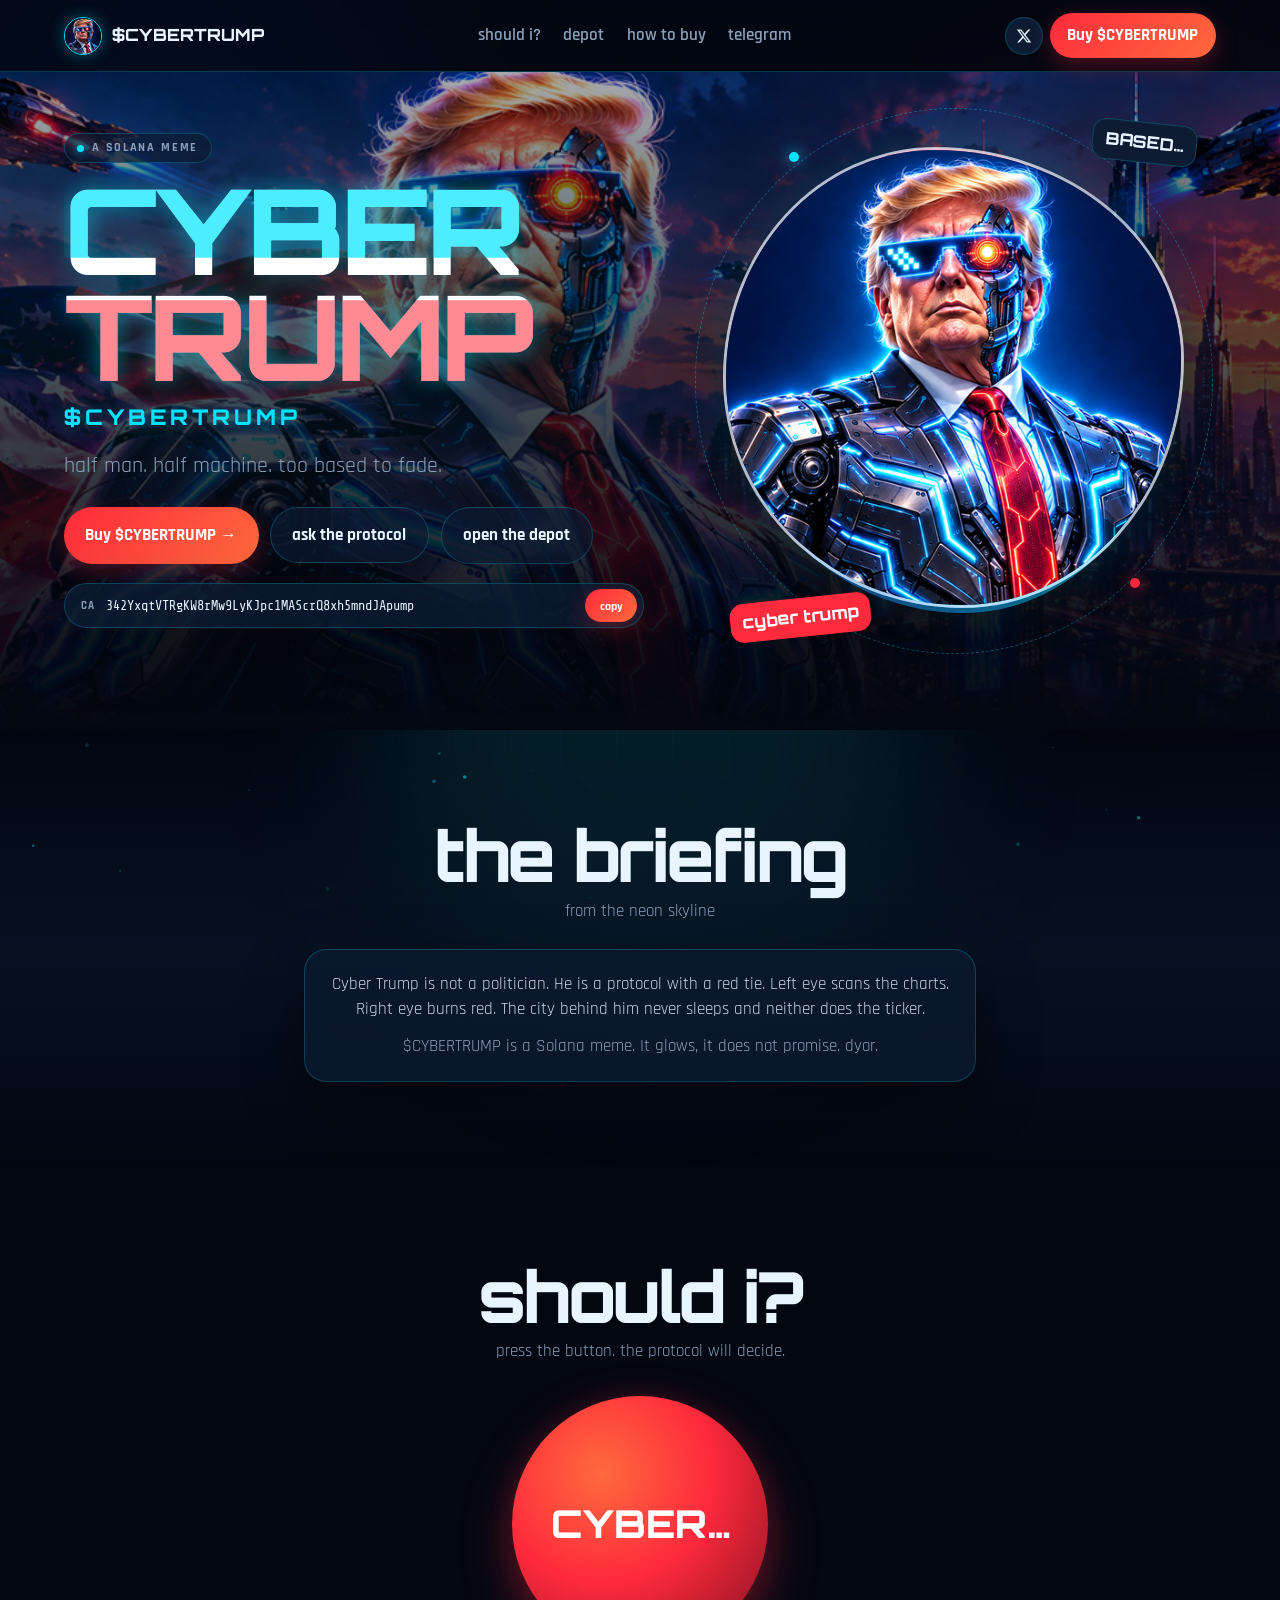
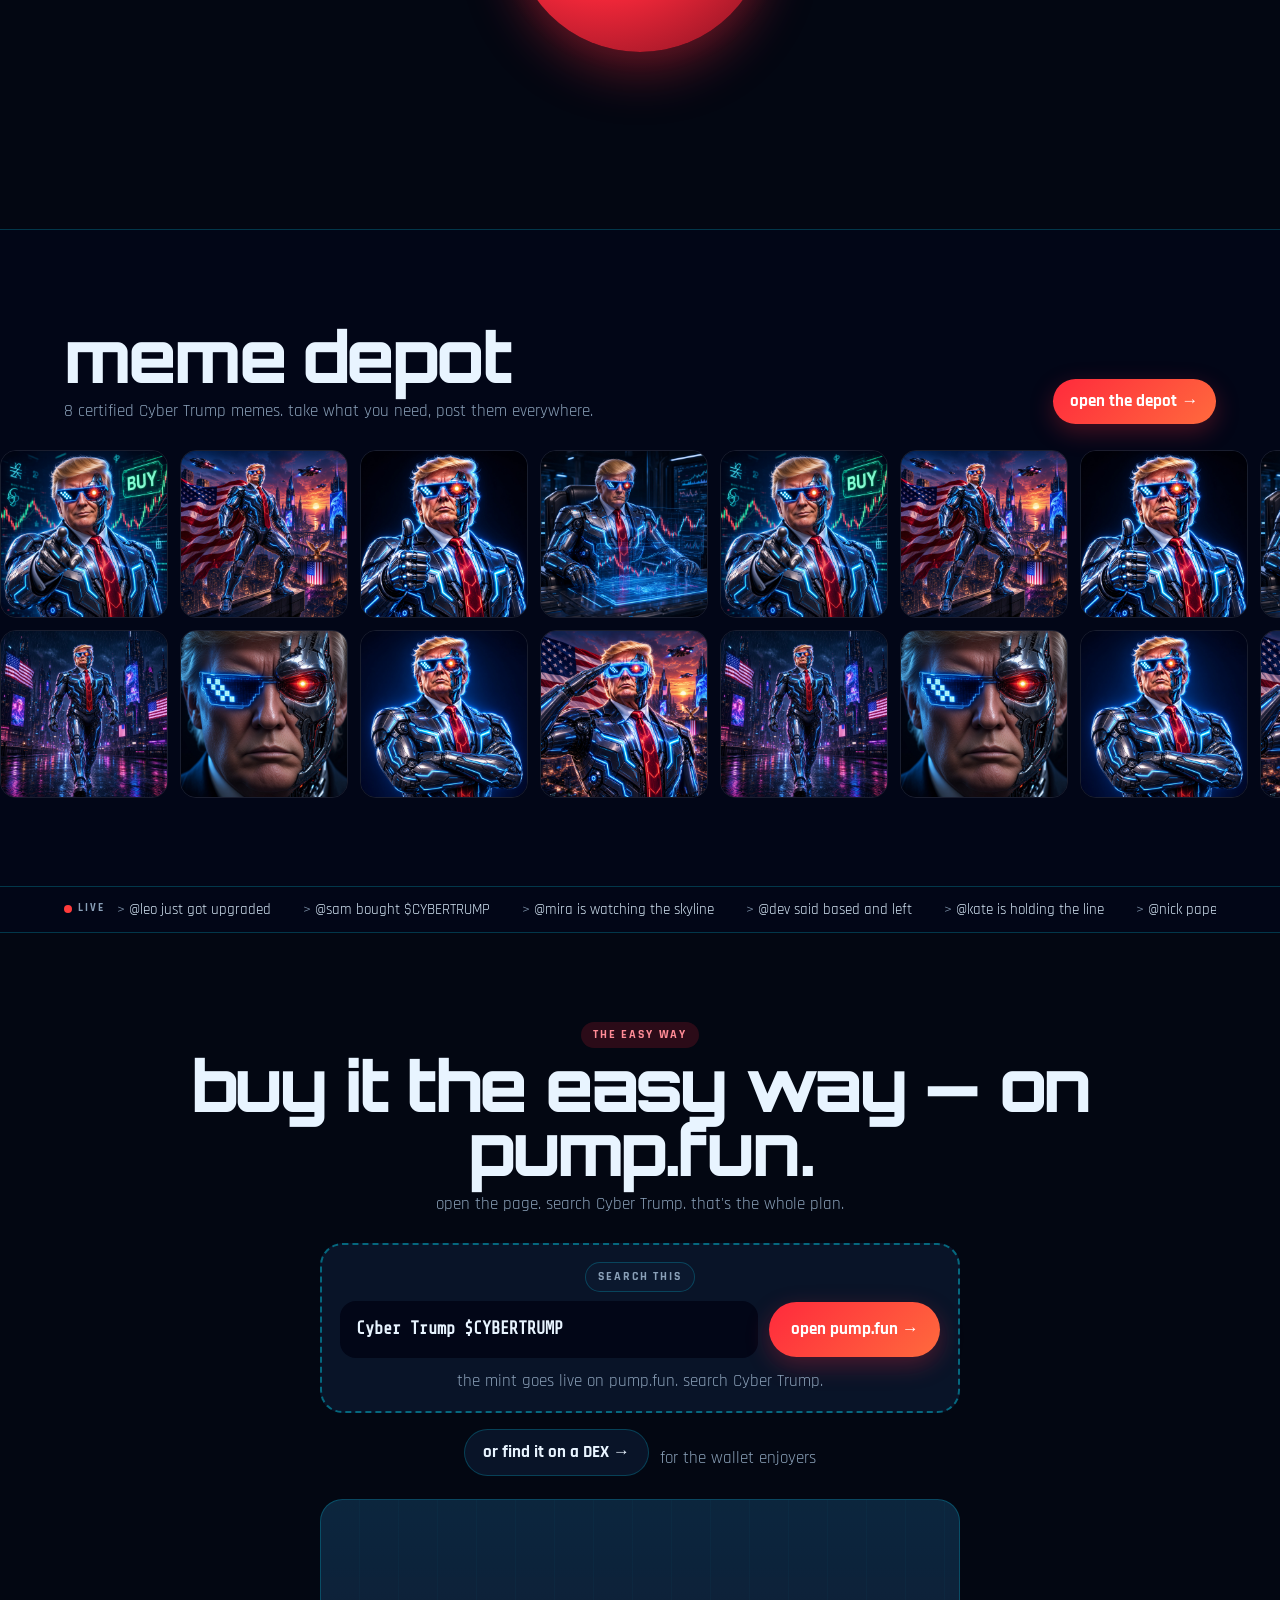
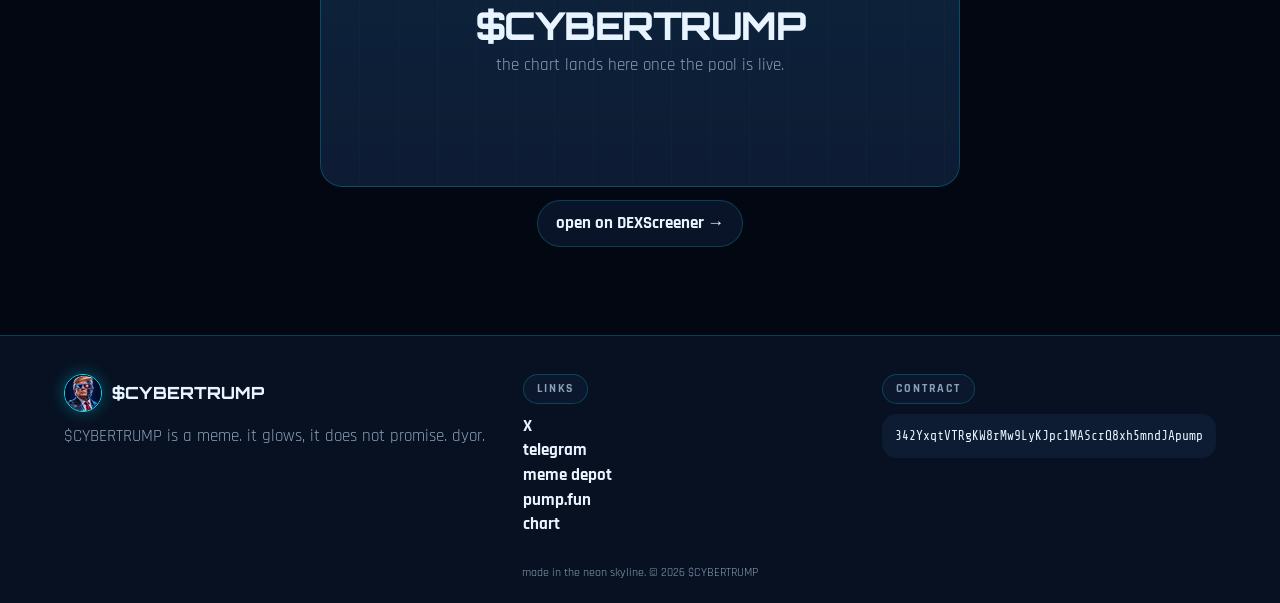
<file: index.html>
<!DOCTYPE html>
<html lang="en">
<head>
  <meta charset="utf-8" />
  <meta name="viewport" content="width=device-width, initial-scale=1" />
  <title>$CYBERTRUMP — Cyber Trump</title>
  <meta name="description" content="Cyber Trump ($CYBERTRUMP) is a Solana meme. Half man. Half machine. Too based to fade." />
  <meta property="og:title" content="$CYBERTRUMP — Cyber Trump" />
  <meta property="og:description" content="Cyber Trump ($CYBERTRUMP) is a Solana meme. Half man. Half machine. Too based to fade." />
  <meta property="og:type" content="website" />
  <meta property="og:image" content="assets/cyber/banner.png" />
  <meta name="twitter:card" content="summary_large_image" />
  <meta name="twitter:title" content="$CYBERTRUMP — Cyber Trump" />
  <meta name="twitter:description" content="Cyber Trump ($CYBERTRUMP) is a Solana meme. Half man. Half machine. Too based to fade." />
  <meta name="twitter:image" content="assets/cyber/banner.png" />
  <link rel="icon" href="assets/cyber/emblem.jpg" />
  <link rel="preload" as="image" href="assets/cyber/logo.png" />
  <link rel="preload" as="image" href="assets/cyber/banner.png" />
  <link rel="preconnect" href="https://fonts.googleapis.com" />
  <link rel="preconnect" href="https://fonts.gstatic.com" crossorigin />
  <link href="https://fonts.googleapis.com/css2?family=Orbitron:wght@700;800;900&family=Rajdhani:wght@500;600;700&family=Share+Tech+Mono&display=swap" rel="stylesheet" />
  <link rel="stylesheet" href="assets/cyber/site.css" />
</head>
<body>
  <div class="fx-root" aria-hidden="true">
    <div class="fx-glow a"></div>
    <div class="fx-glow b"></div>
    <div class="fx-glow c"></div>
    <div class="fx-grid"></div>
    <canvas id="particles"></canvas>
    <div class="scanlines"></div>
  </div>

  <div class="page">
    <nav class="nav">
      <div class="wrap nav-inner">
        <a href="#top" class="brand">
          <span class="brand-mark"><img src="assets/cyber/emblem.jpg" alt="Cyber Trump emblem" /></span>
          <span class="brand-name">$CYBERTRUMP</span>
        </a>
        <div class="nav-links">
          <a href="#protocol">should i?</a>
          <a href="depot.html">depot</a>
          <a href="#buy">how to buy</a>
          <a href="https://t.me/cybertrump_tg" target="_blank" rel="noreferrer noopener">telegram</a>
        </div>
        <div class="nav-actions">
          <a class="icon-btn" href=" https://x.com/cybertrump_x " target="_blank" rel="noreferrer noopener" aria-label="X / Twitter">
            <svg width="16" height="16" viewBox="0 0 24 24" fill="currentColor" aria-hidden="true"><path d="M18.244 2.25h3.308l-7.227 8.26 8.502 11.24H16.17l-5.214-6.817L4.99 21.75H1.68l7.73-8.835L1.254 2.25H8.08l4.713 6.231zm-1.161 17.52h1.833L7.084 4.126H5.117z"></path></svg>
          </a>
          <a class="btn btn-primary" href="https://pump.fun" target="_blank" rel="noreferrer noopener"><span class="buy-short">Buy</span><span class="buy-full">Buy $CYBERTRUMP</span></a>
          <button class="icon-btn menu-btn" type="button" data-menu aria-label="Open menu">☰</button>
        </div>
      </div>
      <div class="wrap mobile-menu" data-mobile>
        <a href="#protocol">should i?</a>
        <a href="depot.html">depot</a>
        <a href="#buy">how to buy</a>
        <a href="https://t.me/cybertrump_tg" target="_blank" rel="noreferrer noopener">telegram</a>
      </div>
    </nav>

    <section class="hero" id="top">
      <div class="hero-banner">
        <img src="assets/cyber/banner.png" alt="Cyber Trump overlooking a neon American megacity" />
      </div>
      <div class="wrap hero-grid">
        <div>
          <span class="chip reveal"><span class="chip-dot"></span>a solana meme</span>
          <h1 class="display glitch reveal d1" data-text="CYBER TRUMP">CYBER TRUMP</h1>
          <p class="ticker-line reveal d1">$CYBERTRUMP</p>
          <p class="hero-lead reveal d2">half man. half machine. too based to fade.</p>
          <div class="hero-cta reveal d3">
            <a class="btn btn-primary btn-lg" href="https://pump.fun" target="_blank" rel="noreferrer noopener">Buy $CYBERTRUMP →</a>
            <a class="btn btn-ghost btn-lg" href="#protocol">ask the protocol</a>
            <a class="btn btn-ghost btn-lg" href="depot.html">open the depot</a>
          </div>
          <div class="ca-row reveal d3">
            <span class="label">CA</span>
            <code>342YxqtVTRgKW8rMw9LyKJpc1MAScrQ8xh5mndJApump</code>
            <button class="btn btn-primary" type="button" data-copy="342YxqtVTRgKW8rMw9LyKJpc1MAScrQ8xh5mndJApump">copy</button>
          </div>
        </div>
        <div class="hero-visual reveal d2">
          <div class="orbit" aria-hidden="true"></div>
          <div class="ring" aria-hidden="true"></div>
          <div class="portrait">
            <img src="assets/cyber/logo.png" alt="Cyber Trump, the $CYBERTRUMP mascot" />
          </div>
          <div class="float-tag a">BASED…</div>
          <div class="float-tag b">cyber trump</div>
        </div>
      </div>
    </section>

    <section class="section briefing" id="briefing">
      <div class="wrap center">
        <h2 class="display">the briefing</h2>
        <p class="sub">from the neon skyline</p>
        <div class="brief-card">
          <p>Cyber Trump is not a politician. He is a protocol with a red tie. Left eye scans the charts. Right eye burns red. The city behind him never sleeps and neither does the ticker.</p>
          <p>$CYBERTRUMP is a Solana meme. It glows, it does not promise. dyor.</p>
        </div>
      </div>
    </section>

    <section class="section" id="protocol">
      <div class="wrap center">
        <h2 class="display">should i?</h2>
        <p class="sub">press the button. the protocol will decide.</p>
        <div class="orb-wrap">
          <button class="orb" type="button" data-orb>CYBER…</button>
        </div>
        <div class="answer" data-answer></div>
      </div>
    </section>

    <section class="depot section" id="depot">
      <div class="wrap depot-head">
        <div>
          <h2 class="display">meme depot</h2>
          <p class="sub">8 certified Cyber Trump memes. take what you need, post them everywhere.</p>
        </div>
        <a class="btn btn-primary" href="depot.html">open the depot →</a>
      </div>
      <div class="marquee">
        <div class="track">
          <button class="meme" data-meme="assets/cyber/meme-01.jpg"><img src="assets/cyber/meme-01.jpg" alt="Cyber Trump meme" /></button>
          <button class="meme" data-meme="assets/cyber/meme-02.jpg"><img src="assets/cyber/meme-02.jpg" alt="Cyber Trump meme" /></button>
          <button class="meme" data-meme="assets/cyber/meme-03.jpg"><img src="assets/cyber/meme-03.jpg" alt="Cyber Trump meme" /></button>
          <button class="meme" data-meme="assets/cyber/meme-04.jpg"><img src="assets/cyber/meme-04.jpg" alt="Cyber Trump meme" /></button>
          <button class="meme" data-meme="assets/cyber/meme-01.jpg"><img src="assets/cyber/meme-01.jpg" alt="Cyber Trump meme" /></button>
          <button class="meme" data-meme="assets/cyber/meme-02.jpg"><img src="assets/cyber/meme-02.jpg" alt="Cyber Trump meme" /></button>
          <button class="meme" data-meme="assets/cyber/meme-03.jpg"><img src="assets/cyber/meme-03.jpg" alt="Cyber Trump meme" /></button>
          <button class="meme" data-meme="assets/cyber/meme-04.jpg"><img src="assets/cyber/meme-04.jpg" alt="Cyber Trump meme" /></button>
        </div>
        <div class="track reverse">
          <button class="meme" data-meme="assets/cyber/meme-05.jpg"><img src="assets/cyber/meme-05.jpg" alt="Cyber Trump meme" /></button>
          <button class="meme" data-meme="assets/cyber/meme-06.jpg"><img src="assets/cyber/meme-06.jpg" alt="Cyber Trump meme" /></button>
          <button class="meme" data-meme="assets/cyber/meme-07.jpg"><img src="assets/cyber/meme-07.jpg" alt="Cyber Trump meme" /></button>
          <button class="meme" data-meme="assets/cyber/meme-08.jpg"><img src="assets/cyber/meme-08.jpg" alt="Cyber Trump meme" /></button>
          <button class="meme" data-meme="assets/cyber/meme-05.jpg"><img src="assets/cyber/meme-05.jpg" alt="Cyber Trump meme" /></button>
          <button class="meme" data-meme="assets/cyber/meme-06.jpg"><img src="assets/cyber/meme-06.jpg" alt="Cyber Trump meme" /></button>
          <button class="meme" data-meme="assets/cyber/meme-07.jpg"><img src="assets/cyber/meme-07.jpg" alt="Cyber Trump meme" /></button>
          <button class="meme" data-meme="assets/cyber/meme-08.jpg"><img src="assets/cyber/meme-08.jpg" alt="Cyber Trump meme" /></button>
        </div>
      </div>
    </section>

    <section class="live" aria-label="live Cyber Trump feed">
      <div class="wrap live-inner">
        <div class="live-badge"><span class="live-dot"></span>LIVE</div>
        <div class="live-mask"><div class="live-track" data-feed></div></div>
      </div>
    </section>

    <section class="section" id="buy">
      <div class="wrap center">
        <span class="kicker">the easy way</span>
        <h2 class="display">buy it the easy way — on pump.fun.</h2>
        <p class="sub">open the page. search Cyber Trump. that's the whole plan.</p>
        <div class="buy-box">
          <div class="chip">search this</div>
          <div class="search-row">
            <code>Cyber Trump $CYBERTRUMP</code>
            <a class="btn btn-primary btn-lg" href="https://pump.fun" target="_blank" rel="noreferrer">open pump.fun →</a>
          </div>
          <p class="sub">the mint goes live on pump.fun. search Cyber Trump.</p>
        </div>
        <div class="buy-extra">
          <a class="btn btn-ghost" href="https://dexscreener.com/solana" target="_blank" rel="noreferrer noopener">or find it on a DEX →</a>
          <span class="sub">for the wallet enjoyers</span>
        </div>
        <div class="chart-box">
          <div>
            <div class="display" style="font-size:2.4rem">$CYBERTRUMP</div>
            <p class="sub">the chart lands here once the pool is live.</p>
          </div>
        </div>
        <a class="btn btn-ghost" style="margin-top:0.8rem" href="https://dexscreener.com/solana" target="_blank" rel="noreferrer noopener">open on DEXScreener →</a>
      </div>
    </section>

    <footer>
      <div class="wrap foot-grid">
        <div>
          <div class="brand">
            <span class="brand-mark"><img src="assets/cyber/emblem.jpg" alt="Cyber Trump emblem" /></span>
            <span class="brand-name">$CYBERTRUMP</span>
          </div>
          <p class="sub">$CYBERTRUMP is a meme. it glows, it does not promise. dyor.</p>
        </div>
        <div>
          <div class="chip">links</div>
          <ul class="foot-links">
            <li><a href=" https://x.com/cybertrump_x " target="_blank" rel="noreferrer noopener">X</a></li>
            <li><a href="https://t.me/cybertrump_tg" target="_blank" rel="noreferrer noopener">telegram</a></li>
            <li><a href="depot.html">meme depot</a></li>
            <li><a href="https://pump.fun" target="_blank" rel="noreferrer noopener">pump.fun</a></li>
            <li><a href="https://dexscreener.com/solana" target="_blank" rel="noreferrer noopener">chart</a></li>
          </ul>
        </div>
        <div>
          <div class="chip">contract</div>
          <div class="contract-box mono">342YxqtVTRgKW8rMw9LyKJpc1MAScrQ8xh5mndJApump</div>
        </div>
      </div>
      <div class="legal wrap">made in the neon skyline. © 2026 $CYBERTRUMP</div>
    </footer>
  </div>
  <script src="assets/cyber/site.js"></script>
</body>
</html>
</file>
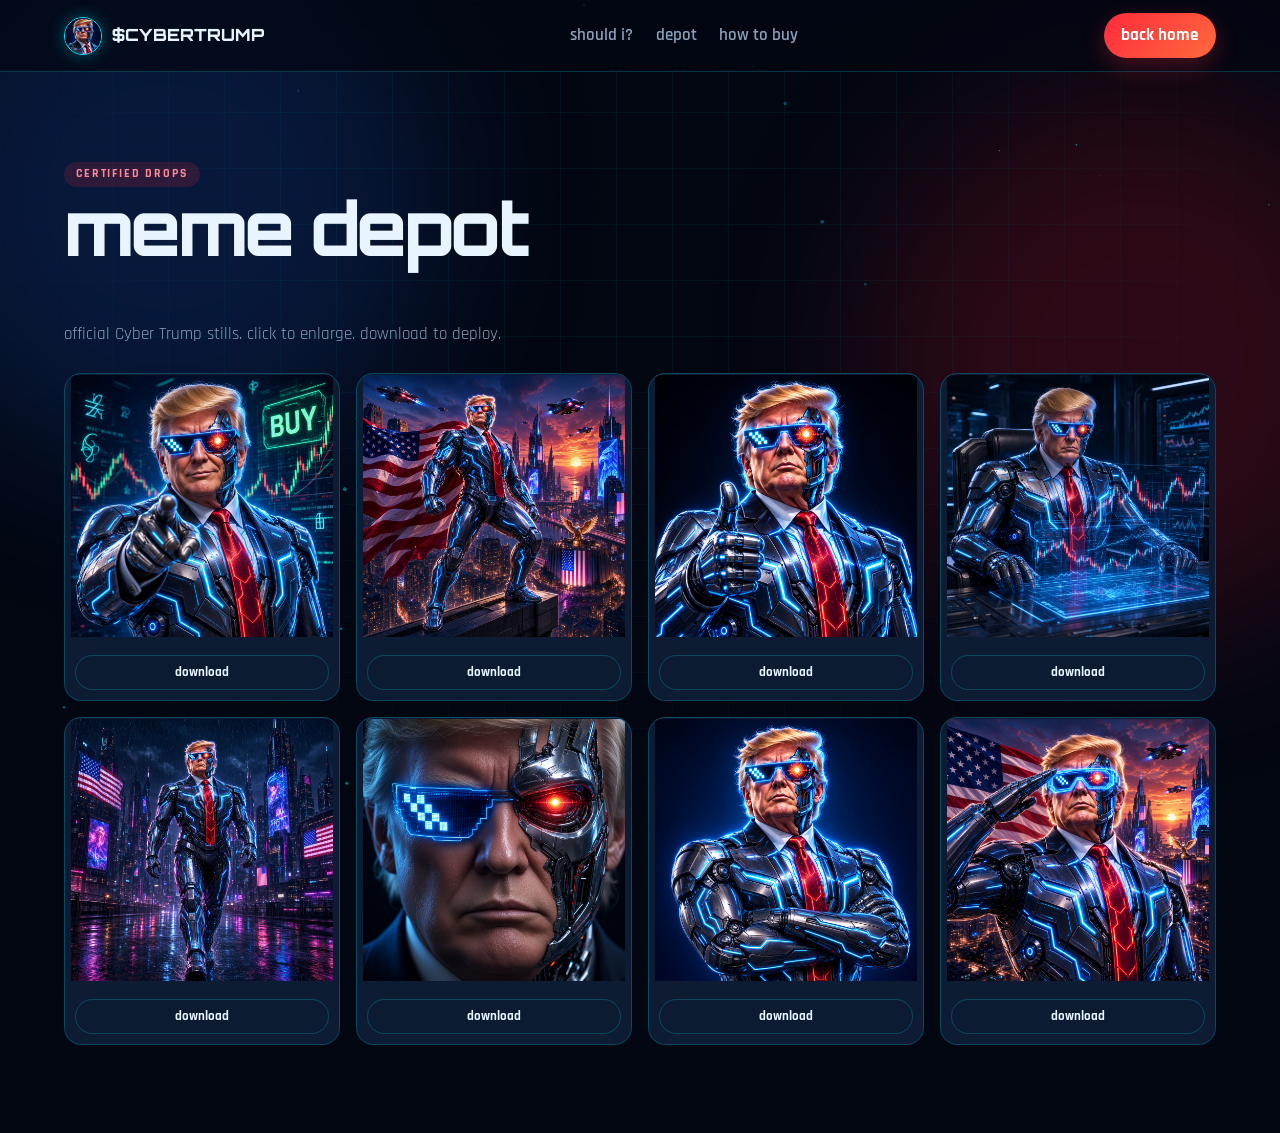
<file: depot.html>
<!DOCTYPE html>
<html lang="en">
<head>
  <meta charset="utf-8" />
  <meta name="viewport" content="width=device-width, initial-scale=1" />
  <title>Meme Depot — $CYBERTRUMP</title>
  <meta name="description" content="Official Cyber Trump memes. Download, post, repeat." />
  <link rel="icon" href="assets/cyber/emblem.jpg" />
  <link rel="preconnect" href="https://fonts.googleapis.com" />
  <link rel="preconnect" href="https://fonts.gstatic.com" crossorigin />
  <link href="https://fonts.googleapis.com/css2?family=Orbitron:wght@700;800;900&family=Rajdhani:wght@500;600;700&family=Share+Tech+Mono&display=swap" rel="stylesheet" />
  <link rel="stylesheet" href="assets/cyber/site.css" />
</head>
<body>
  <div class="fx-root" aria-hidden="true">
    <div class="fx-glow a"></div>
    <div class="fx-glow b"></div>
    <div class="fx-grid"></div>
    <canvas id="particles"></canvas>
    <div class="scanlines"></div>
  </div>
  <div class="page">
    <nav class="nav">
      <div class="wrap nav-inner">
        <a href="index.html#top" class="brand">
          <span class="brand-mark"><img src="assets/cyber/emblem.jpg" alt="Cyber Trump emblem" /></span>
          <span class="brand-name">$CYBERTRUMP</span>
        </a>
        <div class="nav-links">
          <a href="index.html#protocol">should i?</a>
          <a href="depot.html">depot</a>
          <a href="index.html#buy">how to buy</a>
        </div>
        <div class="nav-actions">
          <a class="btn btn-primary" href="index.html">back home</a>
        </div>
      </div>
    </nav>
    <section class="section">
      <div class="wrap">
        <span class="kicker">certified drops</span>
        <h1 class="display" style="font-size:clamp(2.4rem,8vw,4.6rem);margin-top:0.5rem">meme depot</h1>
        <p class="sub">official Cyber Trump stills. click to enlarge. download to deploy.</p>
        <div class="gallery">
          <article class="card">
            <button data-meme="assets/cyber/meme-01.jpg"><img src="assets/cyber/meme-01.jpg" alt="Cyber Trump pointing" /></button>
            <div class="card-actions">
              <button class="btn btn-ghost" data-download="assets/cyber/meme-01.jpg" data-name="cybertrump-01.jpg">download</button>
            </div>
          </article>
          <article class="card">
            <button data-meme="assets/cyber/meme-02.jpg"><img src="assets/cyber/meme-02.jpg" alt="Cyber Trump on the skyline" /></button>
            <div class="card-actions">
              <button class="btn btn-ghost" data-download="assets/cyber/meme-02.jpg" data-name="cybertrump-02.jpg">download</button>
            </div>
          </article>
          <article class="card">
            <button data-meme="assets/cyber/meme-03.jpg"><img src="assets/cyber/meme-03.jpg" alt="Cyber Trump thumbs up" /></button>
            <div class="card-actions">
              <button class="btn btn-ghost" data-download="assets/cyber/meme-03.jpg" data-name="cybertrump-03.jpg">download</button>
            </div>
          </article>
          <article class="card">
            <button data-meme="assets/cyber/meme-04.jpg"><img src="assets/cyber/meme-04.jpg" alt="Cyber Trump war room" /></button>
            <div class="card-actions">
              <button class="btn btn-ghost" data-download="assets/cyber/meme-04.jpg" data-name="cybertrump-04.jpg">download</button>
            </div>
          </article>
          <article class="card">
            <button data-meme="assets/cyber/meme-05.jpg"><img src="assets/cyber/meme-05.jpg" alt="Cyber Trump in neon rain" /></button>
            <div class="card-actions">
              <button class="btn btn-ghost" data-download="assets/cyber/meme-05.jpg" data-name="cybertrump-05.jpg">download</button>
            </div>
          </article>
          <article class="card">
            <button data-meme="assets/cyber/meme-06.jpg"><img src="assets/cyber/meme-06.jpg" alt="Cyber Trump visor close-up" /></button>
            <div class="card-actions">
              <button class="btn btn-ghost" data-download="assets/cyber/meme-06.jpg" data-name="cybertrump-06.jpg">download</button>
            </div>
          </article>
          <article class="card">
            <button data-meme="assets/cyber/meme-07.jpg"><img src="assets/cyber/meme-07.jpg" alt="Cyber Trump arms crossed" /></button>
            <div class="card-actions">
              <button class="btn btn-ghost" data-download="assets/cyber/meme-07.jpg" data-name="cybertrump-07.jpg">download</button>
            </div>
          </article>
          <article class="card">
            <button data-meme="assets/cyber/meme-08.jpg"><img src="assets/cyber/meme-08.jpg" alt="Cyber Trump salute" /></button>
            <div class="card-actions">
              <button class="btn btn-ghost" data-download="assets/cyber/meme-08.jpg" data-name="cybertrump-08.jpg">download</button>
            </div>
          </article>
        </div>
      </div>
    </section>
  </div>
  <script src="assets/cyber/site.js"></script>
</body>
</html>
</file>
<file: assets/cyber/site.css>
:root {
  --bg: #030712;
  --bg-2: #070d1c;
  --navy: #0a1628;
  --card: #0d1b33;
  --line: rgba(0, 229, 255, 0.22);
  --cyan: #00e5ff;
  --cyan-2: #4de8ff;
  --blue: #2f6bff;
  --red: #ff2a3c;
  --gold: #f5d76e;
  --cream: #e8f4ff;
  --muted: #8aa0b8;
  --ink: #020617;
  --radius: 1.1rem;
  --shadow: 0 20px 60px rgba(0, 0, 0, 0.45);
  --max: 72rem;
}

* { box-sizing: border-box; }
html { scroll-behavior: smooth; }
html, body { margin: 0; padding: 0; }
body {
  min-height: 100vh;
  overflow-x: hidden;
  color: var(--cream);
  background: var(--bg);
  font-family: Rajdhani, Inter, sans-serif;
  font-size: 17px;
  line-height: 1.45;
}

img { max-width: 100%; display: block; }
a { color: inherit; text-decoration: none; }
button { font: inherit; cursor: pointer; border: 0; background: none; color: inherit; }
code { font-family: "Share Tech Mono", "JetBrains Mono", ui-monospace, monospace; }

.wrap {
  width: min(var(--max), calc(100% - 2rem));
  margin-inline: auto;
}

.display {
  font-family: Orbitron, Rajdhani, sans-serif;
  font-weight: 800;
  letter-spacing: -0.04em;
  line-height: 0.9;
}

.mono { font-family: "Share Tech Mono", "JetBrains Mono", ui-monospace, monospace; }

/* ambient layers */
.fx-root {
  pointer-events: none;
  position: fixed;
  inset: 0;
  z-index: 0;
}
.fx-grid {
  position: absolute;
  inset: 0;
  background-image:
    linear-gradient(rgba(0, 229, 255, 0.05) 1px, transparent 1px),
    linear-gradient(90deg, rgba(0, 229, 255, 0.05) 1px, transparent 1px);
  background-size: 56px 56px;
  animation: grid-drift 22s linear infinite;
  mask-image: radial-gradient(circle at 50% 20%, #000 30%, transparent 78%);
}
.fx-glow {
  position: absolute;
  inset: auto;
  width: 42vw;
  height: 42vw;
  border-radius: 50%;
  filter: blur(80px);
  opacity: 0.35;
}
.fx-glow.a { top: -8%; left: -8%; background: #123b88; animation: pulse 7s ease-in-out infinite; }
.fx-glow.b { top: 10%; right: -10%; background: #7a1020; animation: pulse 9s ease-in-out infinite reverse; }
.fx-glow.c { bottom: -12%; left: 30%; background: #0a4d55; animation: pulse 11s ease-in-out infinite; }
.scanlines {
  position: absolute;
  inset: 0;
  background: repeating-linear-gradient(
    to bottom,
    transparent 0,
    transparent 2px,
    rgba(0, 0, 0, 0.18) 3px
  );
  opacity: 0.18;
  mix-blend-mode: multiply;
}
#particles {
  position: absolute;
  inset: 0;
  width: 100%;
  height: 100%;
}

.page { position: relative; z-index: 1; }

/* nav */
.nav {
  position: sticky;
  top: 0;
  z-index: 40;
  border-bottom: 1px solid var(--line);
  background: rgba(3, 7, 18, 0.72);
  backdrop-filter: blur(16px);
}
.nav-inner {
  display: flex;
  align-items: center;
  justify-content: space-between;
  gap: 1rem;
  padding: 0.8rem 0;
}
.brand {
  display: flex;
  align-items: center;
  gap: 0.65rem;
}
.brand-mark {
  width: 38px;
  height: 38px;
  border-radius: 50%;
  overflow: hidden;
  border: 1px solid var(--cyan);
  box-shadow: 0 0 16px rgba(0, 229, 255, 0.35);
  animation: glow-ring 2.8s ease-in-out infinite;
}
.brand-mark img { width: 100%; height: 100%; object-fit: cover; }
.brand-name {
  font-family: Orbitron, sans-serif;
  font-size: 1.05rem;
  font-weight: 800;
}
.nav-links {
  display: none;
  align-items: center;
  gap: 1.4rem;
  color: var(--muted);
  font-weight: 600;
  text-transform: lowercase;
}
.nav-links a:hover { color: var(--cyan); }
.nav-actions { display: flex; align-items: center; gap: 0.45rem; flex-shrink: 0; }
.brand-name { white-space: nowrap; }
.buy-full { display: none; }
@media (min-width: 800px) {
  .buy-short { display: none; }
  .buy-full { display: inline; }
}
.icon-btn, .btn {
  display: inline-flex;
  align-items: center;
  justify-content: center;
  border-radius: 999px;
  transition: transform 0.2s ease, filter 0.2s ease, background 0.2s ease, box-shadow 0.2s ease;
}
.icon-btn {
  width: 38px;
  height: 38px;
  border: 1px solid var(--line);
  background: var(--card);
}
.icon-btn:hover { color: var(--cyan); box-shadow: 0 0 16px rgba(0, 229, 255, 0.25); }
.btn:active, .icon-btn:active { transform: scale(0.95); }
.btn-primary {
  background: linear-gradient(135deg, var(--red), #ff6a3d);
  color: white;
  font-weight: 800;
  padding: 0.65rem 1.1rem;
  box-shadow: 0 8px 24px rgba(255, 42, 60, 0.28);
}
.btn-primary:hover { filter: brightness(1.08); box-shadow: 0 0 24px rgba(255, 42, 60, 0.45); }
.btn-ghost {
  border: 1px solid var(--line);
  background: rgba(13, 27, 51, 0.7);
  padding: 0.65rem 1.1rem;
  font-weight: 700;
}
.btn-ghost:hover { background: rgba(0, 229, 255, 0.08); color: var(--cyan); }
.menu-btn { display: grid; }
@media (min-width: 800px) {
  .nav-links { display: flex; }
  .menu-btn { display: none; }
}

.mobile-menu {
  display: none;
  border-top: 1px solid var(--line);
  padding: 0.8rem 1rem 1rem;
  background: rgba(3, 7, 18, 0.95);
}
.mobile-menu.open { display: grid; gap: 0.7rem; }
.mobile-menu a { color: var(--muted); font-weight: 700; }

/* hero */
.hero {
  position: relative;
  isolation: isolate;
  padding: 2.2rem 0 4.5rem;
}
.hero-banner {
  position: absolute;
  inset: 0;
  z-index: -2;
  overflow: hidden;
}
.hero-banner img {
  width: 100%;
  height: 100%;
  object-fit: cover;
  object-position: 30% 20%;
  transform: scale(1.08);
  animation: kenburns 22s ease-in-out infinite alternate;
  filter: saturate(1.15) contrast(1.05);
}
.hero-banner::after {
  content: "";
  position: absolute;
  inset: 0;
  background:
    linear-gradient(180deg, rgba(3, 7, 18, 0.35) 0%, rgba(3, 7, 18, 0.72) 48%, var(--bg) 100%),
    radial-gradient(ellipse at 20% 40%, rgba(0, 229, 255, 0.18), transparent 50%);
}
.hero-grid {
  display: grid;
  gap: 2.2rem;
  align-items: center;
}
.hero-grid > :first-child { order: 2; }
.hero-visual { order: 1; }
@media (min-width: 900px) {
  .hero { padding: 3.5rem 0 6rem; }
  .hero-grid { grid-template-columns: 1.05fr 0.95fr; gap: 3rem; }
  .hero-grid > :first-child,
  .hero-visual { order: 0; }
}

.chip {
  display: inline-flex;
  align-items: center;
  gap: 0.5rem;
  border: 1px solid var(--line);
  background: rgba(13, 27, 51, 0.72);
  border-radius: 999px;
  padding: 0.35rem 0.8rem;
  font-size: 0.72rem;
  font-weight: 700;
  letter-spacing: 0.16em;
  text-transform: uppercase;
  color: var(--muted);
}
.chip-dot {
  width: 7px;
  height: 7px;
  border-radius: 50%;
  background: var(--cyan);
  box-shadow: 0 0 10px var(--cyan);
  animation: pulse 1.6s ease-in-out infinite;
}

.hero h1 {
  margin: 0.85rem 0 0;
  font-size: clamp(3.4rem, 11vw, 7.4rem);
  text-wrap: balance;
}
.glitch {
  position: relative;
  color: white;
  text-shadow: 0 0 24px rgba(0, 229, 255, 0.35);
}
.glitch::before,
.glitch::after {
  content: attr(data-text);
  position: absolute;
  inset: 0;
  overflow: hidden;
  pointer-events: none;
}
.glitch::before {
  color: var(--cyan);
  animation: glitch-1 3.2s infinite linear alternate-reverse;
  clip-path: inset(0 0 62% 0);
  opacity: 0.7;
}
.glitch::after {
  color: var(--red);
  animation: glitch-2 2.4s infinite linear alternate-reverse;
  clip-path: inset(58% 0 0 0);
  opacity: 0.55;
}
.ticker-line {
  margin: 0.7rem 0 0;
  font-family: Orbitron, sans-serif;
  font-size: clamp(1rem, 2.4vw, 1.35rem);
  font-weight: 800;
  letter-spacing: 0.18em;
  color: var(--cyan);
  text-shadow: 0 0 18px rgba(0, 229, 255, 0.45);
}
.hero-lead {
  max-width: 34rem;
  margin: 1.1rem 0 0;
  color: var(--muted);
  font-size: clamp(1.1rem, 2vw, 1.35rem);
}
.hero-cta {
  display: flex;
  flex-wrap: wrap;
  gap: 0.7rem;
  margin-top: 1.6rem;
}
.btn-lg { padding: 0.95rem 1.35rem; font-size: 1.05rem; }
.ca-row {
  display: flex;
  align-items: center;
  gap: 0.6rem;
  margin-top: 1.2rem;
  padding: 0.35rem 0.35rem 0.35rem 1rem;
  border: 1px solid var(--line);
  border-radius: 999px;
  background: rgba(13, 27, 51, 0.78);
  box-shadow: var(--shadow);
}
.ca-row span.label {
  font-size: 0.7rem;
  letter-spacing: 0.16em;
  text-transform: uppercase;
  color: var(--muted);
  font-weight: 800;
}
.ca-row code { flex: 1; overflow: hidden; text-overflow: ellipsis; white-space: nowrap; font-size: 0.85rem; }
.ca-row .btn { padding: 0.45rem 0.9rem; font-size: 0.78rem; }

.hero-visual { position: relative; max-width: 30rem; margin: 0 auto; padding: 1.2rem 0.6rem 1.6rem; }
.orbit {
  position: absolute;
  inset: -4%;
  border-radius: 50%;
  border: 1px dashed rgba(0, 229, 255, 0.35);
  animation: spin 18s linear infinite;
}
.orbit::before,
.orbit::after {
  content: "";
  position: absolute;
  width: 10px;
  height: 10px;
  border-radius: 50%;
  background: var(--cyan);
  box-shadow: 0 0 16px var(--cyan);
}
.orbit::before { top: 8%; left: 18%; }
.orbit::after { bottom: 12%; right: 14%; background: var(--red); box-shadow: 0 0 16px var(--red); }
.ring {
  position: absolute;
  inset: 4%;
  border-radius: 46% 54% 48% 52% / 50% 46% 54% 50%;
  background: conic-gradient(from 120deg, var(--cyan), var(--blue), var(--red), var(--cyan));
  filter: blur(0.5px);
  animation: spin 12s linear infinite reverse;
  opacity: 0.85;
}
.portrait {
  position: relative;
  overflow: hidden;
  aspect-ratio: 1;
  border-radius: 46% 54% 48% 52% / 50% 46% 54% 50%;
  border: 3px solid rgba(232, 244, 255, 0.75);
  box-shadow: 0 20px 50px rgba(0, 0, 0, 0.5), 0 0 40px rgba(0, 229, 255, 0.18);
  animation: floaty 5.5s ease-in-out infinite;
}
.portrait img { width: 100%; height: 100%; object-fit: cover; }
.float-tag {
  position: absolute;
  padding: 0.45rem 0.75rem;
  border-radius: 0.85rem;
  font-family: Orbitron, sans-serif;
  font-weight: 800;
  box-shadow: var(--shadow);
  animation: bob 3.6s ease-in-out infinite;
}
.float-tag.a {
  top: -0.4rem;
  right: -0.2rem;
  background: var(--card);
  border: 1px solid var(--line);
  transform: rotate(6deg);
}
.float-tag.b {
  bottom: -0.2rem;
  left: 1rem;
  background: var(--red);
  color: white;
  transform: rotate(-6deg);
  animation-delay: -1.2s;
}
@media (max-width: 899px) {
  .float-tag.a { right: 0.6rem; top: 0.2rem; }
  .float-tag.b { left: 0.8rem; }
}

/* sections */
section { position: relative; }
.section { padding: 4.2rem 0; }
@media (min-width: 800px) { .section { padding: 5.5rem 0; } }
.center { text-align: center; }
.kicker {
  display: inline-block;
  border-radius: 999px;
  padding: 0.28rem 0.75rem;
  background: rgba(255, 42, 60, 0.16);
  color: #ff8b96;
  font-size: 0.72rem;
  font-weight: 800;
  letter-spacing: 0.16em;
  text-transform: uppercase;
}
h2.display {
  margin: 0.4rem 0 0;
  font-size: clamp(2.3rem, 7vw, 4.4rem);
}
.sub {
  margin: 0.7rem 0 0;
  color: var(--muted);
}

.briefing {
  background: linear-gradient(180deg, transparent, rgba(10, 22, 40, 0.7), transparent);
}
.brief-card {
  max-width: 42rem;
  margin: 1.6rem auto 0;
  padding: 1.4rem;
  border: 1px solid var(--line);
  border-radius: 1.4rem;
  background: rgba(13, 27, 51, 0.72);
  box-shadow: var(--shadow);
}
.brief-card p { margin: 0 0 0.8rem; color: #c9d7e6; }
.brief-card p:last-child { margin: 0; color: var(--muted); }

/* protocol */
.orb-wrap { display: grid; place-items: center; margin-top: 2rem; }
.orb {
  position: relative;
  width: min(16rem, 72vw);
  height: min(16rem, 72vw);
  border-radius: 50%;
  background: radial-gradient(circle at 35% 30%, #ff6a3d, var(--red) 45%, #7a1020);
  color: white;
  font-family: Orbitron, sans-serif;
  font-size: clamp(1.6rem, 5vw, 2.4rem);
  font-weight: 800;
  box-shadow: 0 20px 50px rgba(255, 42, 60, 0.35);
  transition: transform 0.2s ease;
}
.orb:hover { transform: scale(1.05); }
.orb:active { transform: scale(0.92); }
.orb::after {
  content: "";
  position: absolute;
  inset: -14%;
  border-radius: 50%;
  background: radial-gradient(circle, rgba(255, 42, 60, 0.35), transparent 65%);
  z-index: -1;
  animation: pulse 2.2s ease-in-out infinite;
}
.answer {
  min-height: 4.2rem;
  margin-top: 1.4rem;
  font-family: Orbitron, sans-serif;
  font-size: clamp(1.3rem, 4vw, 2rem);
  font-weight: 800;
  color: var(--cyan);
  text-shadow: 0 0 18px rgba(0, 229, 255, 0.4);
}
.answer.pop { animation: pop-in 0.45s ease; }

/* depot */
.depot {
  background: #020617;
  border-block: 1px solid var(--line);
  overflow: hidden;
}
.depot-head {
  display: flex;
  flex-wrap: wrap;
  justify-content: space-between;
  gap: 1rem;
  align-items: end;
}
.marquee { margin-top: 1.6rem; display: grid; gap: 0.75rem; }
.track {
  display: flex;
  width: max-content;
  gap: 0.75rem;
  animation: ticker 28s linear infinite;
}
.track.reverse { animation-direction: reverse; }
.meme {
  width: 8.5rem;
  height: 8.5rem;
  border-radius: 1rem;
  overflow: hidden;
  border: 1px solid rgba(232, 244, 255, 0.1);
  padding: 0;
}
@media (min-width: 700px) { .meme { width: 10.5rem; height: 10.5rem; } }
.meme img {
  width: 100%;
  height: 100%;
  object-fit: cover;
  transition: transform 0.35s ease;
}
.meme:hover img { transform: scale(1.1); }

.live {
  background: #020617;
  border-bottom: 1px solid var(--line);
}
.live-inner {
  display: flex;
  align-items: center;
  gap: 0.8rem;
  padding: 0.75rem 0;
}
.live-badge {
  display: flex;
  align-items: center;
  gap: 0.4rem;
  font-size: 0.68rem;
  letter-spacing: 0.16em;
  font-weight: 800;
  color: var(--muted);
}
.live-dot {
  width: 8px;
  height: 8px;
  border-radius: 50%;
  background: #ff3b3b;
  animation: pulse 1.2s ease-in-out infinite;
}
.live-mask { flex: 1; overflow: hidden; }
.live-track {
  display: flex;
  gap: 2rem;
  width: max-content;
  animation: ticker 32s linear infinite;
  color: #d5e6f5;
  font-size: 0.92rem;
}
.live-track span { white-space: nowrap; }
.live-track i { color: var(--muted); font-style: normal; }

/* buy */
.buy-box {
  margin: 1.6rem auto 0;
  max-width: 40rem;
  padding: 1.1rem;
  border: 2px dashed rgba(0, 229, 255, 0.4);
  border-radius: 1.4rem;
  background: rgba(13, 27, 51, 0.7);
}
.search-row {
  display: flex;
  flex-direction: column;
  gap: 0.7rem;
  margin-top: 0.55rem;
}
@media (min-width: 700px) {
  .search-row { flex-direction: row; align-items: center; }
}
.search-row code {
  flex: 1;
  padding: 1rem;
  border-radius: 1rem;
  background: var(--ink);
  color: var(--cream);
  font-weight: 700;
  text-align: left;
}
.chart-box {
  margin: 1.4rem auto 0;
  max-width: 40rem;
  min-height: 18rem;
  border: 1px solid var(--line);
  border-radius: 1.4rem;
  background:
    linear-gradient(180deg, rgba(0, 229, 255, 0.05), transparent),
    var(--card);
  display: grid;
  place-items: center;
  text-align: center;
  padding: 2rem;
  position: relative;
  overflow: hidden;
}
.chart-box::before {
  content: "";
  position: absolute;
  inset: 0;
  background: repeating-linear-gradient(
    90deg,
    transparent 0 38px,
    rgba(0, 229, 255, 0.05) 39px
  );
  animation: grid-drift 16s linear infinite;
}
.chart-box > * { position: relative; }

.buy-extra {
  display: flex;
  flex-wrap: wrap;
  justify-content: center;
  align-items: center;
  gap: 0.7rem;
  margin-top: 1rem;
}

/* footer */
footer {
  border-top: 1px solid var(--line);
  background: rgba(10, 22, 40, 0.7);
  padding: 2.4rem 0 1.4rem;
}
.foot-grid {
  display: grid;
  gap: 1.6rem;
}
@media (min-width: 800px) { .foot-grid { grid-template-columns: 1.3fr 1fr 1fr; } }
.foot-links { list-style: none; padding: 0; margin: 0.6rem 0 0; }
.foot-links a { font-weight: 700; }
.foot-links a:hover { color: var(--cyan); }
.legal {
  margin-top: 1.6rem;
  text-align: center;
  color: var(--muted);
  font-size: 0.78rem;
}
.contract-box {
  margin-top: 0.6rem;
  padding: 0.8rem;
  border-radius: 0.9rem;
  background: var(--card);
  word-break: break-all;
  font-size: 0.8rem;
}

/* depot page */
.gallery {
  display: grid;
  grid-template-columns: repeat(2, 1fr);
  gap: 0.8rem;
  margin-top: 1.6rem;
}
@media (min-width: 700px) { .gallery { grid-template-columns: repeat(4, 1fr); gap: 1rem; } }
.card {
  border: 1px solid var(--line);
  border-radius: 1.1rem;
  overflow: hidden;
  background: var(--card);
  transition: transform 0.25s ease, box-shadow 0.25s ease;
}
.card:hover {
  transform: translateY(-4px);
  box-shadow: 0 12px 30px rgba(0, 229, 255, 0.12);
}
.card img { width: 100%; aspect-ratio: 1; object-fit: cover; }
.card-actions {
  display: flex;
  gap: 0.4rem;
  padding: 0.65rem;
}
.card-actions .btn { flex: 1; padding: 0.45rem; font-size: 0.8rem; }

/* lightbox */
.lb {
  position: fixed;
  inset: 0;
  z-index: 80;
  display: none;
  place-items: center;
  background: rgba(2, 6, 23, 0.92);
  padding: 1.2rem;
}
.lb.open { display: grid; }
.lb img {
  max-width: min(720px, 92vw);
  max-height: 80vh;
  border-radius: 1.2rem;
  border: 1px solid var(--line);
  box-shadow: 0 0 40px rgba(0, 229, 255, 0.2);
}

.reveal {
  opacity: 0;
  transform: translateY(18px);
  animation: rise 0.8s ease forwards;
}
.d1 { animation-delay: 0.08s; }
.d2 { animation-delay: 0.18s; }
.d3 { animation-delay: 0.3s; }

@keyframes kenburns {
  from { transform: scale(1.08) translate3d(0, 0, 0); }
  to { transform: scale(1.16) translate3d(-2%, -1%, 0); }
}
@keyframes spin { to { transform: rotate(360deg); } }
@keyframes floaty {
  0%, 100% { transform: translateY(0) rotate(0deg); }
  50% { transform: translateY(-10px) rotate(1.2deg); }
}
@keyframes bob {
  0%, 100% { translate: 0 0; }
  50% { translate: 0 -8px; }
}
@keyframes pulse {
  0%, 100% { opacity: 0.45; transform: scale(1); }
  50% { opacity: 1; transform: scale(1.05); }
}
@keyframes glow-ring {
  0%, 100% { box-shadow: 0 0 10px rgba(0, 229, 255, 0.25); }
  50% { box-shadow: 0 0 22px rgba(0, 229, 255, 0.7); }
}
@keyframes ticker { to { transform: translateX(-50%); } }
@keyframes grid-drift { to { background-position: 56px 56px; } }
@keyframes rise {
  to { opacity: 1; transform: none; }
}
@keyframes pop-in {
  from { opacity: 0; transform: scale(0.86) translateY(8px); }
  to { opacity: 1; transform: none; }
}
@keyframes glitch-1 {
  0% { transform: translate(0); }
  20% { transform: translate(-3px, 1px); }
  40% { transform: translate(3px, -1px); }
  60% { transform: translate(-2px, 0); }
  80% { transform: translate(2px, 2px); }
  100% { transform: translate(0); }
}
@keyframes glitch-2 {
  0% { transform: translate(0); }
  20% { transform: translate(3px, -1px); }
  40% { transform: translate(-3px, 1px); }
  60% { transform: translate(2px, 1px); }
  80% { transform: translate(-2px, -2px); }
  100% { transform: translate(0); }
}

@media (prefers-reduced-motion: reduce) {
  *, *::before, *::after {
    animation-duration: 0.01ms !important;
    animation-iteration-count: 1 !important;
    transition-duration: 0.01ms !important;
  }
}
</file>
